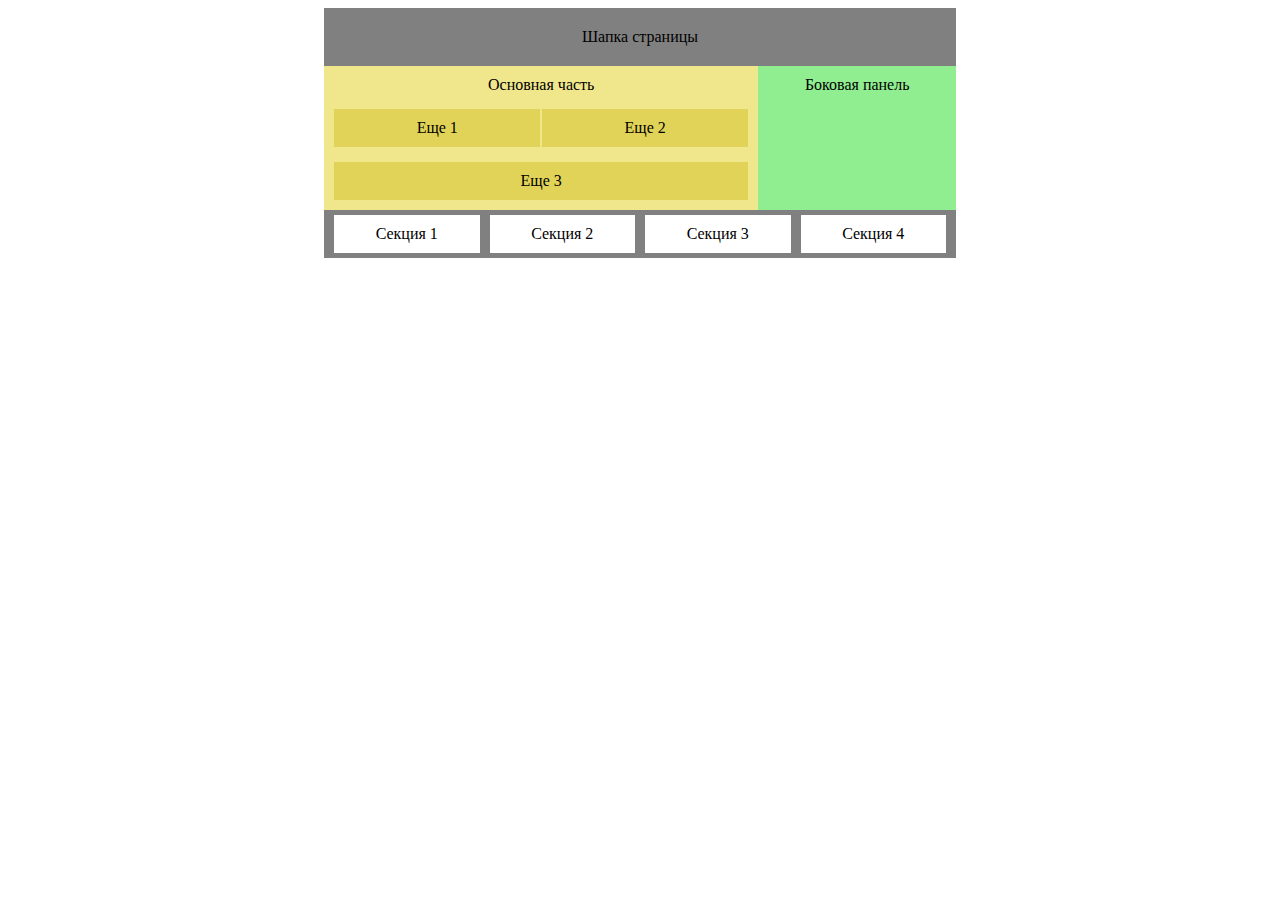
<file: number-2/index.html>
<!DOCTYPE html>
<html lang="en">

<head>
    <meta charset="UTF-8">
    <meta http-equiv="X-UA-Compatible" content="IE=edge">
    <meta name="viewport" content="width=device-width, initial-scale=1.0">
    <title>Document</title>
    <link rel="stylesheet" href="style/style.css">
</head>

<body>
    <div class="app">
        <header class="header">
            Шапка страницы
        </header>
        <main class="main">
            <section class="main__section">
                <div class="main__section__main-part">Основная часть</div>
                <div class="main__section__1part">Еще 1</div>
                <div class="main__section__2part">Еще 2</div>
                <div class="main__section__3part">Еще 3</div>
            </section>
            <aside class="main__aside">
                Боковая панель
            </aside>
        </main>
        <footer class="footer">
            <section class="footer__section">Секция 1</section>
            <section class="footer__section">Секция 2</section>
            <section class="footer__section">Секция 3</section>
            <section class="footer__section">Секция 4</section>
        </footer>
    </div>
</body>

</html>
</file>
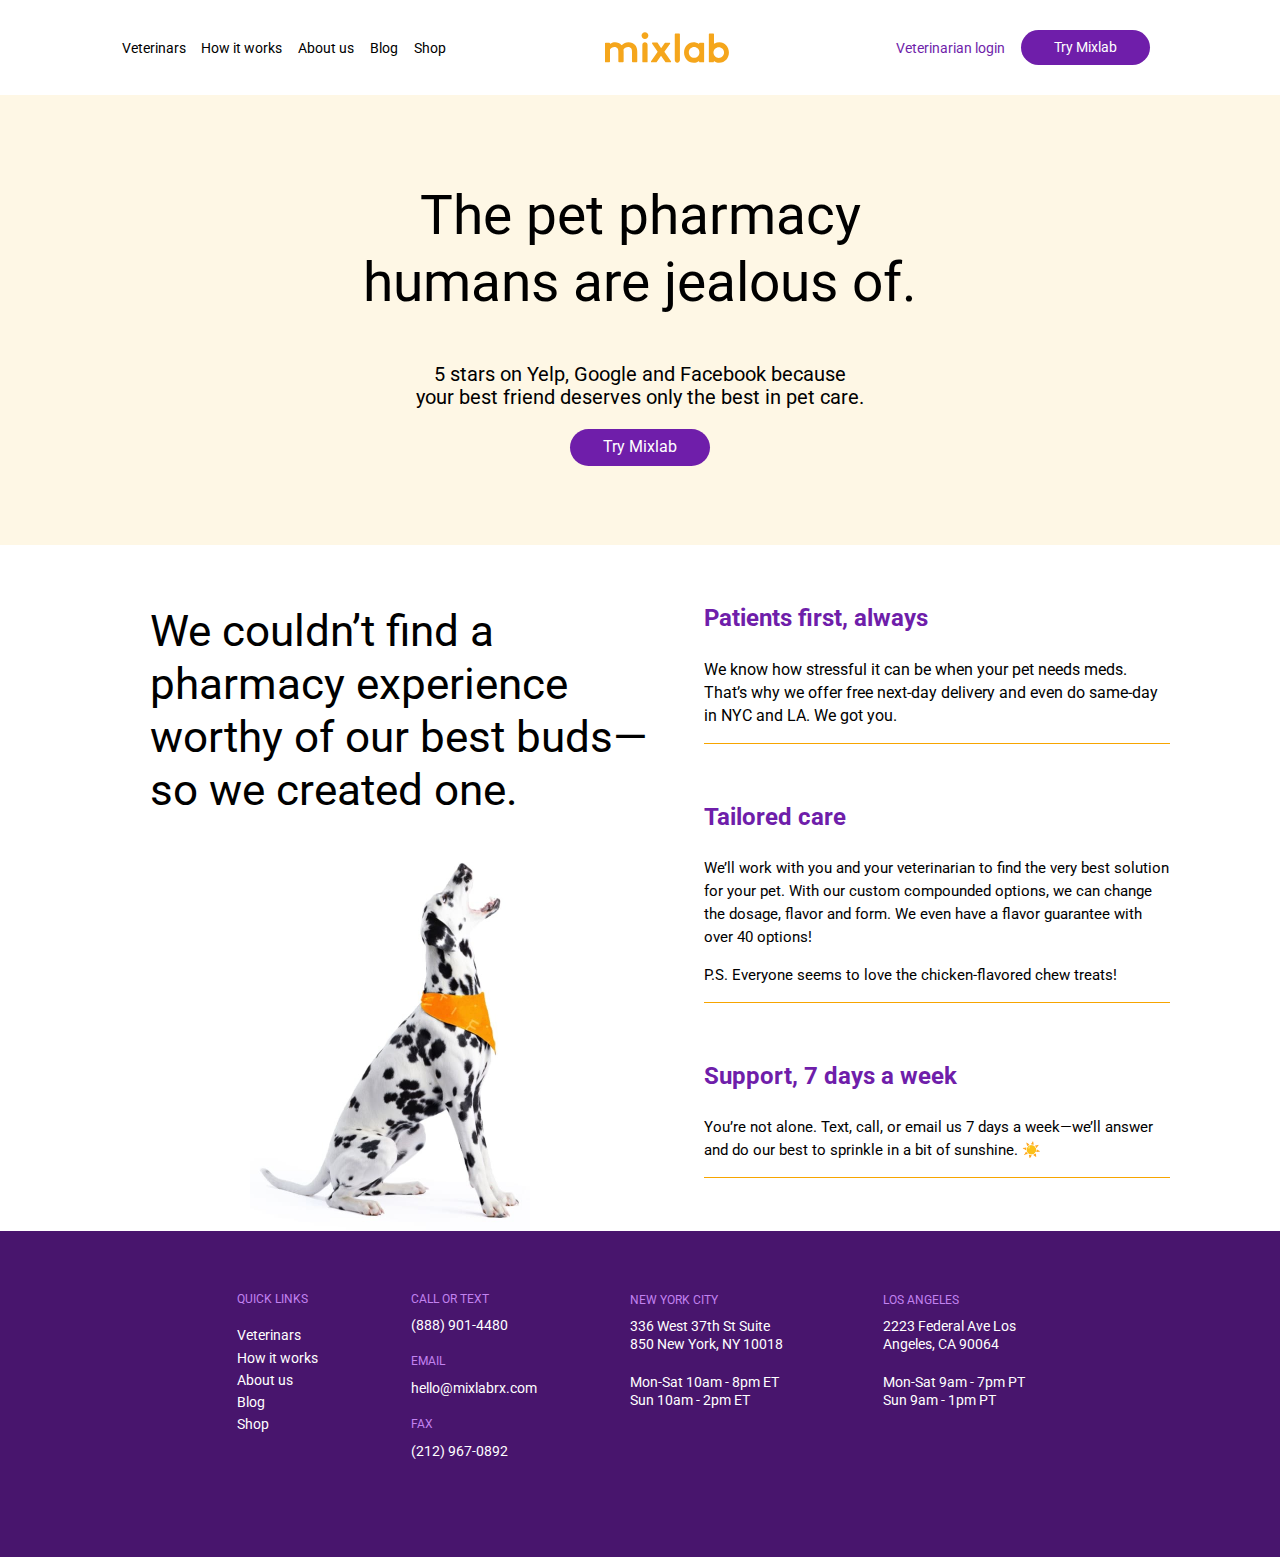
<file: number-3/index.html>
<!DOCTYPE html>
<html lang="en">

<head>
    <meta charset="UTF-8">
    <meta http-equiv="X-UA-Compatible" content="IE=edge">
    <meta name="viewport" content="width=device-width, initial-scale=1.0">
    <title>Mixlab</title>
    <link rel="preconnect" href="https://fonts.googleapis.com">
    <link rel="preconnect" href="https://fonts.gstatic.com" crossorigin>
    <link href="https://fonts.googleapis.com/css2?family=Roboto&display=swap" rel="stylesheet">
    <link rel="stylesheet" href="assets/style/normalize.css">
    <link rel="stylesheet" href="assets/style/header.css">
    <link rel="stylesheet" href="assets/style/main-main.css">
    <link rel="stylesheet" href="assets/style/main-article.css">
    <link rel="stylesheet" href="assets/style/footer.css">
</head>

<body>
    <header class="header">
        <section class="header__section__menu">
            <div class="header__section__menu__veterinars">
                Veterinars
            </div>
            <div class="header__section__menu__how-it-works">
                How it works
            </div>
            <div class="header__section__menu__about-us">
                About us
            </div>
            <div class="header__section__menu__blog">
                Blog
            </div>
            <div class="header__section__menu__shop">
                Shop
            </div>
        </section>
        <section class="header__section__logo">
            <img src="assets/image/logo.svg" alt="logo">
        </section>
        <section class="header__section__login">
            <a class="header__section__login__veterinarian-login" href="veterinarian_login.html">Veterinarian login</a>
            <button class="header__section__login__buttom__try-mixlab" formaction="try-mixlab.html">
                Try Mixlab
            </button>
        </section>
    </header>

    <main>
        <section class="main__section__main">
            <h1 class="main__section__main__h1">
                The pet pharmacy humans are jealous of.
            </h1>
            <div class="main__section__main__div__text">
                5 stars on Yelp, Google and Facebook because your best friend deserves only the best in pet care.
            </div>
            <button class="main__section__main__buttom" formaction="try-mixlab.html">
                Try Mixlab
            </button>
        </section>
        <section class="main__section__article">
            <section class="main__section__article__part1">
                <h2 class="main__section__article__part1__h2">
                    We couldn’t find a pharmacy experience worthy of our best buds— so we created one.
                </h2>
                <img class="main__section__article__part1__img" src="assets/image/dog.png" alt="dog">
            </section>
            <section class="main__section__article__part2">
                <div class="main__section__article__part2__1">
                    <p class="main__section__article__part2__1__title">Patients first, always</p>
                    <p class="main__section__article__part2__1__text">We know how stressful it can be when your pet
                        needs meds.
                        That’s why we offer free next-day delivery and even do same-day in NYC and LA. We got you.</p>
                </div>
                <div class="main__section__article__part2__2">
                    <p class="main__section__article__part2__2__title">Tailored care</p>
                    <p class="main__section__article__part2__2__text">We’ll work with you and your veterinarian to find
                        the very
                        best solution for your pet. With our custom compounded options, we can change the dosage, flavor
                        and
                        form. We even have a flavor guarantee with over 40 options!</p>
                    <p class="main__section__article__part2__2__ps">P.S. Everyone seems to love the chicken-flavored
                        chew treats!
                    </p>
                </div>
                <div class="main__section__article__part2__3">
                    <p class="main__section__article__part2__3__title">Support, 7 days a week</p>
                    <p class="main__section__article__part2__3__text">You’re not alone. Text, call, or email us 7 days a
                        week—we’ll
                        answer and do our best to sprinkle in a bit of sunshine. ☀️</p>
                </div>
            </section>
        </section>
    </main>

    <footer class="footer">
        <section class="footer__section__quick-links">
            <div class="footer__section__quick-links__div">
                QUICK LINKS
            </div>
            <a class="footer__section__quick-links__veterinars" href="veterinars.html">Veterinars</a>
            <a class="footer__section__quick-links__how-it-works" href="how-it-works.html">How it works</a>
            <a class="footer__section__quick-links__about-us" href="about-us.html">About us</a>
            <a class="footer__section__quick-links__blog" href="blog.html">Blog</a>
            <a class="footer__section__quick-links__shop" href="shop.html">Shop</a>
        </section>
        <section class="footer__section__call-or-text">
            <div class="footer__section__call-or-text__div">
                CALL OR TEXT
            </div>
            <div class="footer__section__call-or-text__phone1">(888) 901-4480</div>
            <div class="footer__section__call-or-text__email">EMAIL</div>
            <a class="footer__section__call-or-text__mailto" href="mailto:hello@mixlabrx.com">hello@mixlabrx.com</a>
            <div class="footer__section__call-or-text__fax">FAX</div>
            <div class="footer__section__call-or-text__phone2">(212) 967-0892</div>
        </section>
        <section class="footer__section__new-york-city">
            <div class="footer__section__new-york-city__NY">NEW YORK CITY</div>
            <div class="footer__section__new-york-city__adress1">336 West 37th St Suite 850 New York, NY 10018</div>
            <div class="footer__section__new-york-city__adress2">Mon-Sat 10am - 8pm ET Sun 10am - 2pm ET</div>
        </section>
        <section class="footer__section__los-angeles">
            <div class="footer__section__los-angeles__LY">LOS ANGELES</div>
            <div class="footer__section__los-angeles__adress1">2223 Federal Ave Los Angeles, CA 90064</div>
            <div class="footer__section__los-angeles__adress2">Mon-Sat 9am - 7pm PT Sun 9am - 1pm PT</div>
        </section>
    </footer>
</body>

</html>
</file>
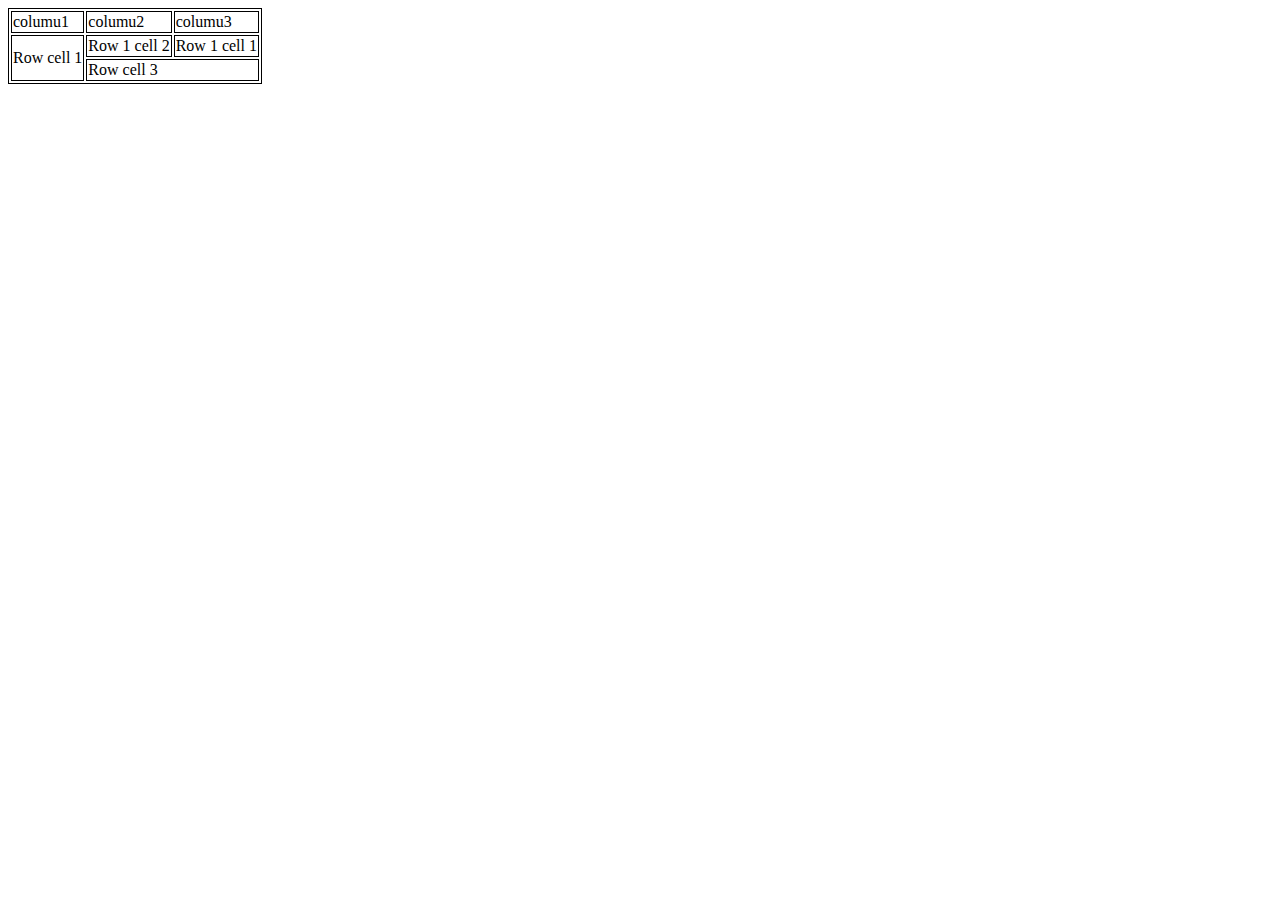
<file: number-1/index_table.html>
<!DOCTYPE html>
<html lang="en">

<head>
    <meta charset="UTF-8">
    <meta http-equiv="X-UA-Compatible" content="IE=edge">
    <meta name="viewport" content="width=<device-width>, initial-scale=1.0">
    <title>Document</title>
    <style>
        table {
            border: 1px solid black;
        }

        td {
            border: 1px solid black;
        }
    </style>
</head>

<body>
    <table>
        <tr>
            <td>columu1</td>
            <td>columu2</td>
            <td>columu3</td>
        </tr>
        <tr>
            <td rowspan="2">Row cell 1</td>
            <td>Row 1 cell 2</td>
            <td>Row 1 cell 1</td>
        </tr>
        <tr>
            <td colspan="3">Row cell 3</td>
        </tr>
    </table>
</body>

</html>
</file>
<file: number-2/style/style.css>
/* App */
.app {
    margin: 0 auto;
    width: 50%;
}

/* Header */
.header {
    display: flex;
    justify-content: center;

    background-color: grey;

    padding: 20px 0;
}

/* Main */
.main {
    display: flex;
}

/* Main part */
.main__section {
    display: flex;
    flex-wrap: wrap;
    justify-content: space-between;

    flex-basis: 70%;

    padding: 10px;

    background-color: khaki;
}

.main__section__main-part {
    display: flex;
    justify-content: center;

    flex-basis: 100%;

    justify-content: center;

}

.main__section__1part,
.main__section__2part,
.main__section__3part {
    display: flex;
    justify-content: center;

    margin-top: 15px;
    padding: 10px;

    background-color: rgb(224, 211, 87);
}

.main__section__1part,
.main__section__2part {
    flex-basis: 45%;
}


.main__section__3part {
    flex-basis: 100%;
}

/* Sidebar */
.main__aside {
    display: flex;
    justify-content: center;

    padding: 10px;
    flex-basis: 30%;

    background-color: lightgreen;
}

/* Footer */
.footer {
    display: flex;
    justify-content: space-between;
    padding: 5px;

    background-color: grey;
}

.footer__section {
    display: flex;
    justify-content: center;
    flex-grow: 1;

    margin: 0 5px;
    padding: 10px 0;

    background-color: #fff;

}
</file>
<file: number-3/assets/style/header.css>
/* Header */
.header {
    display: flex;
    justify-content: space-around;
    align-items: center;

    padding: 30px 100px;
}

.header__section__menu {
    display: flex;
    justify-content: space-between;

    flex-basis: 30%;
}

.header__section__logo {
    display: flex;
    justify-content: center;

    flex-basis: 33%;
}

.header__section__login {
    display: flex;
    justify-content: space-around;

    flex-basis: 25%;
}

.header__section__login__veterinarian-login {
    text-decoration: none;
}

.header__section__menu__veterinars,
.header__section__menu__how-it-works,
.header__section__menu__about-us,
.header__section__menu__blog,
.header__section__menu__shop,
.header__section__login__veterinarian-login,
.header__section__login__buttom__try-mixlab {
    font-family: 'Roboto', sans-serif;
    font-size: 14px;
}

.header__section__login__veterinarian-login {
    display: flex;
    justify-content: center;
    align-items: center;

    color: #6F1EAA;
}

.header__section__login__buttom__try-mixlab {
    display: flex;
    justify-content: center;
    padding: 9px 33px 10px 33px;
    border-radius: 19px;

    background-color: #6F1EAA;
    border: none;
    color: white;
    text-decoration: none;
}
</file>
<file: number-3/assets/style/main-main.css>
/* Main */
.main__section__main {
    display: flex;
    align-items: center;
    padding-top: 50px;

    flex-direction: column;
    height: 400px;

    background-color: #FEF7E5;
}

.main__section__main__h1 {
    display: flex;
    width: 565px;
    flex-wrap: wrap;

    text-align: center;
    font-style: normal;
    font-weight: normal;
    font-size: 55px;
    line-height: 67px;
}

.main__section__main__div__text {
    display: flex;
    width: 450px;
    flex-wrap: wrap;

    margin-top: 10px;

    text-align: center;
    font-size: 20px;
}

.main__section__main__buttom {
    display: flex;
    justify-content: center;
    padding: 9px 33px 10px 33px;
    border-radius: 19px;

    margin-top: 20px;

    background-color: #6F1EAA;
    border: none;
    color: white;
    text-decoration: none;
}

.main__section__main__h1,
.main__section__main__div__text,
.main__section__main__buttom {
    font-family: 'Roboto', sans-serif;
}
</file>
<file: number-3/assets/style/main-article.css>
/* Main article */
.main__section__article {
    display: flex;
}

/* Part 1 */
.main__section__article__part1 {
    display: flex;
    flex-direction: column;

    flex-basis: 55%;
}

.main__section__article__part1__h2 {
    margin-top: 60px;
    margin-left: 150px;
    width: 500px;

    font-family: 'Roboto', sans-serif;
    font-style: normal;
    font-weight: normal;
    font-size: 44px;
    line-height: 53px;
}

.main__section__article__part1__img {
    margin-left: 250px;
    height: 377px;
    width: 280px;
}

/* Part 2.1 */
.main__section__article__part2 {
    display: flex;
    flex-direction: column;
    flex-basis: 45%;
}

.main__section__article__part2__1 {
    border-bottom: 1px solid #F7A500;
    width: 466px;
}

.main__section__article__part2__1__title {
    margin-top: 57px;

    font-weight: bold;
    font-size: 24px;
    line-height: 32px;
    color: #6F1EAA;
}

.main__section__article__part2__1__text {
    font-size: 16px;
    line-height: 23px;
}

.main__section__article__part2__1__title,
.main__section__article__part2__1__text {
    font-family: 'Roboto', sans-serif;
}

/* Part 2.2 */

.main__section__article__part2__2 {
    border-bottom: 1px solid #F7A500;
    width: 466px;
}

.main__section__article__part2__2__title {
    margin-top: 57px;

    font-weight: bold;
    font-size: 24px;
    line-height: 32px;
    color: #6F1EAA;
}

.main__section__article__part2__2__text {
    font-size: 15px;
    line-height: 23px;
}

.main__section__article__part2__2__ps {
    font-size: 15px;
    line-height: 23px;
}

.main__section__article__part2__2__title,
.main__section__article__part2__2__text,
.main__section__article__part2__2__ps {
    font-family: 'Roboto', sans-serif;
}

/* Part 2.3 */

.main__section__article__part2__3 {
    border-bottom: 1px solid #F7A500;
    width: 466px;
}

.main__section__article__part2__3__title {
    margin-top: 57px;

    font-weight: bold;
    font-size: 24px;
    line-height: 32px;
    color: #6F1EAA;
}

.main__section__article__part2__3__text {
    font-size: 15px;
    line-height: 23px;
}


.main__section__article__part2__3__title,
.main__section__article__part2__3__text {
    font-family: 'Roboto', sans-serif;
}
</file>
<file: number-3/assets/style/footer.css>
/* Footer */
.footer {
    display: flex;
    justify-content: space-around;
    height: 200px;
    padding: 56px 190px 70px 190px;

    background-color: #48156D;
}

/* Quick Links */
.footer__section__quick-links {
    display: flex;
    flex-direction: column;
}

.footer__section__quick-links__div {
    padding-bottom: 15px;

    color: #C282F0;
    font-size: 12px;
}

.footer__section__quick-links__veterinars,
.footer__section__quick-links__how-it-works,
.footer__section__quick-links__about-us,
.footer__section__quick-links__blog,
.footer__section__quick-links__shop {
    color: white;
    text-decoration: none;
    font-size: 14px;
}

.footer__section__quick-links__div,
.footer__section__quick-links__veterinars,
.footer__section__quick-links__how-it-works,
.footer__section__quick-links__about-us,
.footer__section__quick-links__blog,
.footer__section__quick-links__shop {
    margin-top: 6px;
    font-family: 'Roboto', sans-serif;
}

/* Call or Text */
.footer__section__call-or-text {
    display: flex;
    flex-direction: column;
}

.footer__section__call-or-text__div,
.footer__section__call-or-text__email,
.footer__section__call-or-text__fax {
    margin-top: 6px;
    margin-bottom: 10px;

    color: #C282F0;
    font-size: 12px;
}

.footer__section__call-or-text__div,
.footer__section__call-or-text__phone1,
.footer__section__call-or-text__email,
.footer__section__call-or-text__mailto,
.footer__section__call-or-text__fax,
.footer__section__call-or-text__phone2 {
    text-decoration: none;
    font-family: 'Roboto', sans-serif;
}

.footer__section__call-or-text__phone1,
.footer__section__call-or-text__mailto,
.footer__section__call-or-text__phone2 {
    margin-bottom: 15px;

    font-size: 14px;
    line-height: 18px;
    color: white;
}

/* New York City */
.footer__section__new-york-city {
    display: flex;
    flex-direction: column;
    width: 160px;
}

.footer__section__new-york-city__NY,
.footer__section__new-york-city__adress1,
.footer__section__new-york-city__adress2 {
    font-family: 'Roboto', sans-serif;
}

.footer__section__new-york-city__NY {
    margin-top: 6px;
    margin-bottom: 10px;

    font-size: 12px;
    line-height: 14px;
    color: #C282F0;
}

.footer__section__new-york-city__adress1,
.footer__section__new-york-city__adress2 {
    margin-bottom: 20px;

    font-size: 14px;
    line-height: 18px;

    color: white;
}

/* Los Angeles */
.footer__section__los-angeles {
    display: flex;
    flex-direction: column;
    width: 160px;
}

.footer__section__los-angeles__LY {
    margin-top: 6px;
    margin-bottom: 10px;

    font-size: 12px;
    line-height: 14px;
    color: #C282F0;
}

.footer__section__los-angeles__adress1,
.footer__section__los-angeles__adress2 {
    margin-bottom: 20px;

    font-size: 14px;
    line-height: 18px;

    color: white;
}

.footer__section__los-angeles__LY,
.footer__section__los-angeles__adress1,
.footer__section__los-angeles__adress2 {
    font-family: 'Roboto', sans-serif;
}
</file>
